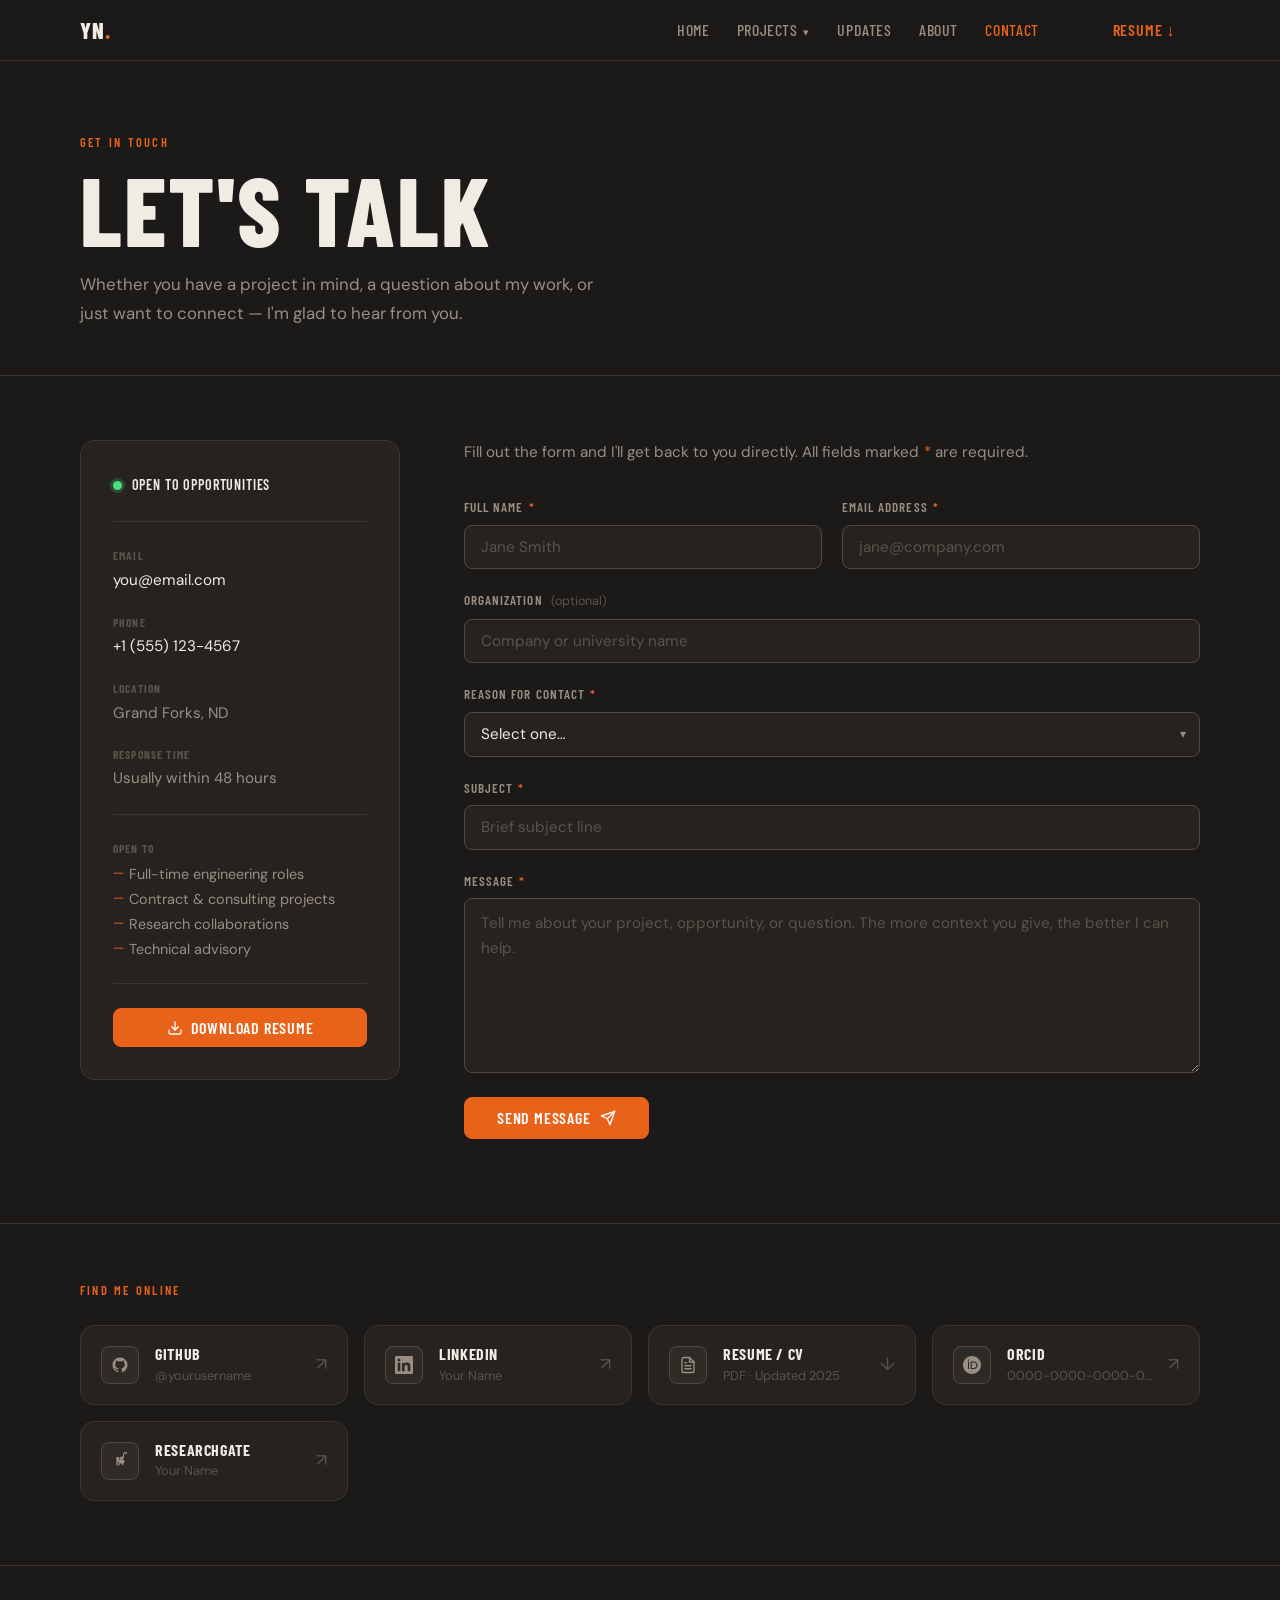
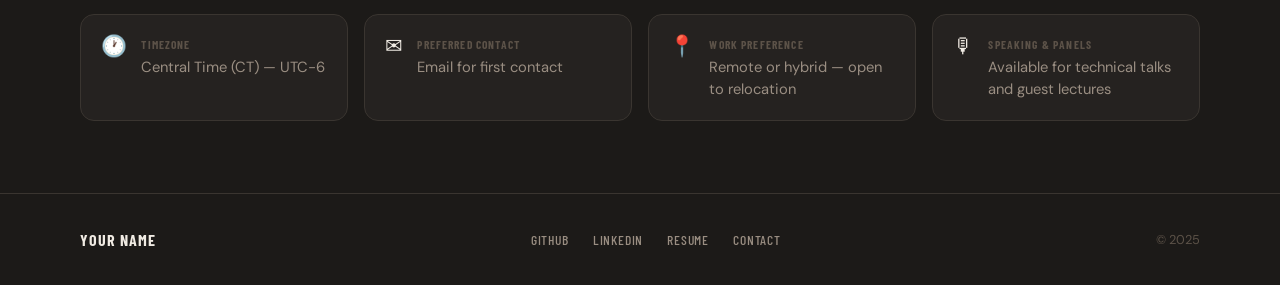
<file: contact.html>
<!DOCTYPE html>
<html lang="en">
<head>
  <meta charset="UTF-8">
  <meta name="viewport" content="width=device-width, initial-scale=1.0">
  <title>Contact — Your Name</title>
  <link rel="preconnect" href="https://fonts.googleapis.com">
  <link rel="preconnect" href="https://fonts.gstatic.com" crossorigin>
  <link href="https://fonts.googleapis.com/css2?family=Barlow+Condensed:wght@300;400;500;600;700;800&family=DM+Sans:wght@300;400;500&display=swap" rel="stylesheet">
  <link rel="stylesheet" href="style.css">
  <link rel="stylesheet" href="contact.css">
</head>
<body>

  <!-- ═══════════════════════════════════════
       NAVBAR (identical across all pages)
  ════════════════════════════════════════ -->
  <nav class="navbar" id="navbar">
    <div class="nav-inner">
      <a href="index.html" class="nav-logo">YN<span class="logo-dot">.</span></a>
      <ul class="nav-links" id="nav-links">
        <li><a href="index.html"    class="nav-link">Home</a></li>
        <li class="dropdown">
          <a href="projects.html" class="nav-link dropdown-toggle" aria-haspopup="true" aria-expanded="false">
            Projects <span class="chevron" aria-hidden="true">▾</span>
          </a>
          <ul class="dropdown-menu" role="menu">
            <li role="none"><a href="projects.html"                 role="menuitem" class="drop-link">All Projects</a></li>
            <li role="none" class="drop-divider" aria-hidden="true"></li>
            <li role="none"><a href="projects.html?cat=mechanical"  role="menuitem" class="drop-link">Mechanical</a></li>
            <li role="none"><a href="projects.html?cat=electrical"  role="menuitem" class="drop-link">Electrical</a></li>
            <li role="none"><a href="projects.html?cat=software"    role="menuitem" class="drop-link">Software</a></li>
            <li role="none"><a href="projects.html?cat=systems"     role="menuitem" class="drop-link">Systems</a></li>
          </ul>
        </li>
        <li><a href="updates.html"  class="nav-link">Updates</a></li>
        <li><a href="about.html"    class="nav-link">About</a></li>
        <li><a href="contact.html"  class="nav-link active">Contact</a></li>
      </ul>
      <div class="nav-right">
        <a href="resume.pdf" class="btn btn-outline-sm" download>Resume ↓</a>
        <button class="nav-toggle" aria-label="Toggle menu" onclick="toggleMenu()">
          <span></span><span></span><span></span>
        </button>
      </div>
    </div>
    <div class="nav-mobile" id="nav-mobile">
      <a href="index.html"    class="nav-link">Home</a>
      <div class="mobile-dropdown">
        <button class="nav-link mobile-cat-toggle" onclick="toggleMobileCat()">Projects ▾</button>
        <div class="mobile-cat-menu" id="mobile-cat-menu">
          <a href="projects.html"                class="drop-link">All Projects</a>
          <a href="projects.html?cat=mechanical" class="drop-link">Mechanical</a>
          <a href="projects.html?cat=electrical" class="drop-link">Electrical</a>
          <a href="projects.html?cat=software"   class="drop-link">Software</a>
          <a href="projects.html?cat=systems"    class="drop-link">Systems</a>
        </div>
      </div>
      <a href="updates.html"  class="nav-link">Updates</a>
      <a href="about.html"    class="nav-link">About</a>
      <a href="contact.html"  class="nav-link active">Contact</a>
      <a href="resume.pdf" class="btn btn-outline-sm" download style="width:fit-content">Resume ↓</a>
    </div>
  </nav>

  <main class="contact-main">

    <!-- ═══════════════════════════════════════
         PAGE HEADER
    ════════════════════════════════════════ -->
    <div class="contact-header">
      <div class="container">
        <p class="section-eyebrow">Get in Touch</p>
        <h1 class="contact-title">Let's Talk</h1>
        <p class="contact-subtitle">
          Whether you have a project in mind, a question about my work,
          or just want to connect — I'm glad to hear from you.
        </p>
      </div>
    </div>

    <!-- ═══════════════════════════════════════
         MAIN SPLIT — info panel + form
    ════════════════════════════════════════ -->
    <section class="contact-split">
      <div class="container">
        <div class="contact-grid">

          <!-- ── LEFT: Direct contact info ── -->
          <aside class="contact-info">

            <!-- Availability status -->
            <!-- EDIT: Change status-dot class to status-busy or status-closed,
                 and update the text, to reflect your current availability. -->
            <div class="availability">
              <span class="status-dot status-open" aria-label="Currently available"></span>
              <span class="availability-text">Open to opportunities</span>
            </div>

            <div class="info-divider"></div>

            <!-- Direct contact methods -->
            <div class="info-block">
              <span class="info-label">Email</span>
              <!-- EDIT: Replace with your actual email address (both href and visible text) -->
              <a href="mailto:you@email.com" class="info-value info-link">
                you@email.com
              </a>
            </div>

            <div class="info-block">
              <span class="info-label">Phone</span>
              <!-- EDIT: Replace with your phone number, or delete this block if preferred -->
              <a href="tel:+15551234567" class="info-value info-link">
                +1 (555) 123-4567
              </a>
            </div>

            <div class="info-block">
              <span class="info-label">Location</span>
              <!-- EDIT: Your city and state/country -->
              <span class="info-value">Grand Forks, ND</span>
            </div>

            <div class="info-block">
              <span class="info-label">Response time</span>
              <!-- EDIT: Be honest — set expectations you can meet -->
              <span class="info-value">Usually within 48 hours</span>
            </div>

            <div class="info-divider"></div>

            <!-- What you're looking for / open to -->
            <div class="info-block">
              <span class="info-label">Open to</span>
              <ul class="open-to-list">
                <!-- EDIT: Remove or add items to match what you're actually interested in -->
                <li>Full-time engineering roles</li>
                <li>Contract &amp; consulting projects</li>
                <li>Research collaborations</li>
                <li>Technical advisory</li>
              </ul>
            </div>

            <div class="info-divider"></div>

            <!-- Resume download — repeated here for convenience -->
            <a href="resume.pdf" class="btn btn-primary" download style="width:100%;justify-content:center">
              <!-- Download icon -->
              <svg width="16" height="16" viewBox="0 0 24 24" fill="none" stroke="currentColor"
                   stroke-width="2" stroke-linecap="round" stroke-linejoin="round" aria-hidden="true">
                <path d="M21 15v4a2 2 0 0 1-2 2H5a2 2 0 0 1-2-2v-4"/>
                <polyline points="7 10 12 15 17 10"/>
                <line x1="12" y1="15" x2="12" y2="3"/>
              </svg>
              Download Resume
            </a>

          </aside>

          <!-- ── RIGHT: Contact form ── -->
          <div class="contact-form-wrap">
            <p class="form-intro">
              Fill out the form and I'll get back to you directly.
              All fields marked <span class="req-mark" aria-hidden="true">*</span>
              <span class="sr-only">with an asterisk</span> are required.
            </p>

            <!--
              NETLIFY FORM SETUP:
              If you're hosting on Netlify, add  data-netlify="true"  to the <form> tag below.
              Netlify will intercept submissions automatically — no backend needed.
              You'll get email notifications in your Netlify dashboard.

              GITHUB PAGES (no backend):
              GitHub Pages can't process form submissions directly.
              Two free options:
              1. Formspree — replace action="#" with your Formspree endpoint:
                 Sign up at formspree.io, create a form, paste the action URL.
                 action="https://formspree.io/f/YOUR_FORM_ID"  method="POST"
              2. EmailJS — keep action="#" and use the JS at the bottom of this file.
                 See the comment block in the <script> section.
            -->
            <form
              class="contact-form"
              id="contact-form"
              action="#"
              method="POST"
              novalidate
            >

              <!-- Name + Email row -->
              <div class="form-row">
                <div class="form-group">
                  <label class="form-label" for="name">
                    Full Name <span class="req-mark" aria-hidden="true">*</span>
                  </label>
                  <input
                    type="text"
                    id="name"
                    name="name"
                    class="form-input"
                    placeholder="Jane Smith"
                    autocomplete="name"
                    required
                  >
                  <span class="form-error" id="name-error" role="alert" aria-live="polite"></span>
                </div>

                <div class="form-group">
                  <label class="form-label" for="email">
                    Email Address <span class="req-mark" aria-hidden="true">*</span>
                  </label>
                  <input
                    type="email"
                    id="email"
                    name="email"
                    class="form-input"
                    placeholder="jane@company.com"
                    autocomplete="email"
                    required
                  >
                  <span class="form-error" id="email-error" role="alert" aria-live="polite"></span>
                </div>
              </div>

              <!-- Organization (optional) -->
              <div class="form-group">
                <label class="form-label" for="org">
                  Organization
                  <span class="label-optional">(optional)</span>
                </label>
                <input
                  type="text"
                  id="org"
                  name="organization"
                  class="form-input"
                  placeholder="Company or university name"
                  autocomplete="organization"
                >
              </div>

              <!-- Reason for contact -->
              <div class="form-group">
                <label class="form-label" for="reason">
                  Reason for contact <span class="req-mark" aria-hidden="true">*</span>
                </label>
                <div class="select-wrap">
                  <select id="reason" name="reason" class="form-input form-select" required>
                    <option value="" disabled selected>Select one…</option>
                    <!-- EDIT: Adjust these options to match what you're open to -->
                    <option value="job-opportunity">Job opportunity</option>
                    <option value="contract-project">Contract / freelance project</option>
                    <option value="collaboration">Research or technical collaboration</option>
                    <option value="project-question">Question about a project</option>
                    <option value="media-press">Media or press inquiry</option>
                    <option value="other">Other</option>
                  </select>
                  <!-- Custom chevron so it matches the theme -->
                  <span class="select-arrow" aria-hidden="true">▾</span>
                </div>
                <span class="form-error" id="reason-error" role="alert" aria-live="polite"></span>
              </div>

              <!-- Subject -->
              <div class="form-group">
                <label class="form-label" for="subject">
                  Subject <span class="req-mark" aria-hidden="true">*</span>
                </label>
                <input
                  type="text"
                  id="subject"
                  name="subject"
                  class="form-input"
                  placeholder="Brief subject line"
                  required
                >
                <span class="form-error" id="subject-error" role="alert" aria-live="polite"></span>
              </div>

              <!-- Message -->
              <div class="form-group">
                <label class="form-label" for="message">
                  Message <span class="req-mark" aria-hidden="true">*</span>
                </label>
                <textarea
                  id="message"
                  name="message"
                  class="form-input form-textarea"
                  placeholder="Tell me about your project, opportunity, or question. The more context you give, the better I can help."
                  rows="6"
                  required
                ></textarea>
                <span class="form-error" id="message-error" role="alert" aria-live="polite"></span>
              </div>

              <!-- Honeypot spam trap — hidden from real users, caught by bots -->
              <div class="form-honeypot" aria-hidden="true">
                <label for="website">Leave this blank</label>
                <input type="text" id="website" name="website" tabindex="-1" autocomplete="off">
              </div>

              <!-- Submit -->
              <button type="submit" class="btn btn-primary btn-submit" id="submit-btn">
                Send Message
                <svg width="16" height="16" viewBox="0 0 24 24" fill="none" stroke="currentColor"
                     stroke-width="2" stroke-linecap="round" stroke-linejoin="round" aria-hidden="true">
                  <line x1="22" y1="2" x2="11" y2="13"/><polygon points="22 2 15 22 11 13 2 9 22 2"/>
                </svg>
              </button>

              <!-- Success / error messages (shown by JS) -->
              <div class="form-feedback" id="form-feedback" role="alert" aria-live="polite"></div>

            </form>
          </div>

        </div><!-- /contact-grid -->
      </div>
    </section>

    <!-- ═══════════════════════════════════════
         SOCIAL LINKS
    ════════════════════════════════════════ -->
    <section class="socials-section">
      <div class="container">
        <p class="section-eyebrow" style="margin-bottom:1.5rem">Find Me Online</p>
        <div class="socials-grid">

          <!-- ── GITHUB ── -->
          <!-- EDIT: Replace # with your GitHub profile URL -->
          <a href="#" class="social-card" target="_blank" rel="noopener" aria-label="GitHub profile">
            <div class="social-icon-wrap">
              <!-- GitHub SVG -->
              <svg viewBox="0 0 24 24" fill="currentColor" aria-hidden="true">
                <path d="M12 2C6.477 2 2 6.484 2 12.017c0 4.425 2.865 8.18 6.839 9.504.5.092.682-.217.682-.483 0-.237-.008-.868-.013-1.703-2.782.605-3.369-1.343-3.369-1.343-.454-1.158-1.11-1.466-1.11-1.466-.908-.62.069-.608.069-.608 1.003.07 1.531 1.032 1.531 1.032.892 1.53 2.341 1.088 2.91.832.092-.647.35-1.088.636-1.338-2.22-.253-4.555-1.113-4.555-4.951 0-1.093.39-1.988 1.029-2.688-.103-.253-.446-1.272.098-2.65 0 0 .84-.27 2.75 1.026A9.564 9.564 0 0 1 12 6.844a9.59 9.59 0 0 1 2.504.337c1.909-1.296 2.747-1.027 2.747-1.027.546 1.379.202 2.398.1 2.651.64.7 1.028 1.595 1.028 2.688 0 3.848-2.339 4.695-4.566 4.943.359.309.678.92.678 1.855 0 1.338-.012 2.419-.012 2.747 0 .268.18.58.688.482A10.02 10.02 0 0 0 22 12.017C22 6.484 17.522 2 12 2z"/>
              </svg>
            </div>
            <div class="social-text">
              <span class="social-name">GitHub</span>
              <!-- EDIT: Your GitHub username -->
              <span class="social-handle">@yourusername</span>
            </div>
            <span class="social-arrow" aria-hidden="true">↗</span>
          </a>

          <!-- ── LINKEDIN ── -->
          <!-- EDIT: Replace # with your LinkedIn profile URL -->
          <a href="#" class="social-card" target="_blank" rel="noopener" aria-label="LinkedIn profile">
            <div class="social-icon-wrap">
              <!-- LinkedIn SVG -->
              <svg viewBox="0 0 24 24" fill="currentColor" aria-hidden="true">
                <path d="M20.447 20.452h-3.554v-5.569c0-1.328-.027-3.037-1.852-3.037-1.853 0-2.136 1.445-2.136 2.939v5.667H9.351V9h3.414v1.561h.046c.477-.9 1.637-1.85 3.37-1.85 3.601 0 4.267 2.37 4.267 5.455v6.286zM5.337 7.433a2.062 2.062 0 0 1-2.063-2.065 2.064 2.064 0 1 1 2.063 2.065zm1.782 13.019H3.555V9h3.564v11.452zM22.225 0H1.771C.792 0 0 .774 0 1.729v20.542C0 23.227.792 24 1.771 24h20.451C23.2 24 24 23.227 24 22.271V1.729C24 .774 23.2 0 22.222 0h.003z"/>
              </svg>
            </div>
            <div class="social-text">
              <span class="social-name">LinkedIn</span>
              <!-- EDIT: Your LinkedIn display name or handle -->
              <span class="social-handle">Your Name</span>
            </div>
            <span class="social-arrow" aria-hidden="true">↗</span>
          </a>

          <!-- ── RESUME / CV ── -->
          <a href="resume.pdf" class="social-card" download aria-label="Download resume PDF">
            <div class="social-icon-wrap">
              <!-- Document SVG -->
              <svg viewBox="0 0 24 24" fill="none" stroke="currentColor"
                   stroke-width="1.8" stroke-linecap="round" stroke-linejoin="round" aria-hidden="true">
                <path d="M14 2H6a2 2 0 0 0-2 2v16a2 2 0 0 0 2 2h12a2 2 0 0 0 2-2V8z"/>
                <polyline points="14 2 14 8 20 8"/>
                <line x1="16" y1="13" x2="8" y2="13"/>
                <line x1="16" y1="17" x2="8" y2="17"/>
                <polyline points="10 9 9 9 8 9"/>
              </svg>
            </div>
            <div class="social-text">
              <span class="social-name">Resume / CV</span>
              <!-- EDIT: Update year or file description -->
              <span class="social-handle">PDF · Updated 2025</span>
            </div>
            <span class="social-arrow" aria-hidden="true">↓</span>
          </a>

          <!-- ── ORCID (research ID — remove if not applicable) ── -->
          <!-- EDIT: Replace # with your ORCID URL, or delete this whole block -->
          <a href="#" class="social-card" target="_blank" rel="noopener" aria-label="ORCID research profile">
            <div class="social-icon-wrap">
              <!-- ORCID-style icon -->
              <svg viewBox="0 0 24 24" fill="currentColor" aria-hidden="true">
                <path d="M12 0C5.372 0 0 5.372 0 12s5.372 12 12 12 12-5.372 12-12S18.628 0 12 0zM7.369 4.378c.525 0 .947.431.947.947s-.422.947-.947.947a.95.95 0 0 1-.947-.947c0-.525.422-.947.947-.947zm-.722 3.038h1.444v10.041H6.647V7.416zm3.562 0h3.9c3.712 0 5.344 2.653 5.344 5.025 0 2.578-2.016 5.016-5.325 5.016h-3.919V7.416zm1.444 1.303v7.434h2.297c3.272 0 3.872-2.484 3.872-3.722 0-2.016-1.284-3.712-3.862-3.712h-2.307z"/>
              </svg>
            </div>
            <div class="social-text">
              <span class="social-name">ORCID</span>
              <!-- EDIT: Your ORCID ID -->
              <span class="social-handle">0000-0000-0000-0000</span>
            </div>
            <span class="social-arrow" aria-hidden="true">↗</span>
          </a>

          <!-- ── RESEARCHGATE (remove if not applicable) ── -->
          <!-- EDIT: Replace # with your ResearchGate URL, or delete this block -->
          <a href="#" class="social-card" target="_blank" rel="noopener" aria-label="ResearchGate profile">
            <div class="social-icon-wrap">
              <svg viewBox="0 0 24 24" fill="currentColor" aria-hidden="true">
                <path d="M19.586 0c-.818 0-1.508.19-2.073.565-.563.377-.97.936-1.213 1.68a12.195 12.195 0 0 0-.34 2.257 29.05 29.05 0 0 0-.02 1.509h-.143c-.498-.013-.98.04-1.438.154a4.658 4.658 0 0 0-1.238.48 4.33 4.33 0 0 0-.96.773c-.273.305-.504.64-.69 1.003a5.01 5.01 0 0 0-.415 1.235 6.99 6.99 0 0 0-.13 1.384c0 .654.082 1.258.247 1.812.163.555.41 1.044.742 1.468.33.424.736.758 1.213 1.003.476.245 1.03.368 1.661.368a3.65 3.65 0 0 0 1.24-.204 3.31 3.31 0 0 0 1.028-.59c.298-.258.538-.568.718-.928.18-.36.27-.764.27-1.212 0-.464-.09-.864-.27-1.2a2.562 2.562 0 0 0-.718-.854 3.02 3.02 0 0 0-1.028-.503 4.18 4.18 0 0 0-1.24-.174 4.4 4.4 0 0 0-.698.056 4.1 4.1 0 0 0-.663.175v-.11c0-.303.04-.578.118-.823a1.97 1.97 0 0 1 .367-.664 1.7 1.7 0 0 1 .6-.44 1.925 1.925 0 0 1 .815-.163c.32 0 .606.056.858.168.253.112.48.265.68.457l.83-.95a3.3 3.3 0 0 0-1.04-.663 3.51 3.51 0 0 0-1.328-.245c-.59 0-1.115.122-1.578.367a3.56 3.56 0 0 0-1.15.99 4.47 4.47 0 0 0-.71 1.456 6.3 6.3 0 0 0-.244 1.77v.163c-.192.056-.376.12-.55.19a4.18 4.18 0 0 0-.49.244v-5.36H7.18v11.21h1.638v-4.55c.163-.1.34-.19.53-.267.193-.076.397-.132.614-.166v4.983H11.6V8.956c.156-.04.32-.07.49-.085.17-.017.345-.024.526-.024.29 0 .553.04.79.12.235.08.44.2.614.36.175.16.31.354.408.58.097.228.146.49.146.783v7.124h1.637V10.61c0-.428-.056-.826-.168-1.195a2.965 2.965 0 0 0-.49-.964 2.366 2.366 0 0 0-.794-.648c-.316-.158-.68-.237-1.094-.237-.33 0-.636.05-.918.148a3.42 3.42 0 0 0-.782.418V7.938h5.26c0-.506.004-1.02.012-1.539.01-.518.038-1.016.086-1.494.047-.477.123-.903.226-1.277.103-.374.247-.682.43-.924.184-.242.41-.427.68-.555.27-.128.598-.193.985-.193.32 0 .606.048.858.145.25.096.476.237.676.42l.904-1.094A3.598 3.598 0 0 0 20.677.19 3.88 3.88 0 0 0 19.586 0z"/>
              </svg>
            </div>
            <div class="social-text">
              <span class="social-name">ResearchGate</span>
              <span class="social-handle">Your Name</span>
            </div>
            <span class="social-arrow" aria-hidden="true">↗</span>
          </a>

          <!-- ── ADDITIONAL SOCIAL — e.g. X/Twitter, YouTube, personal site ──
               Copy any social-card block above and swap in your details.
               To add a new icon, paste an SVG viewBox inside .social-icon-wrap. -->

        </div><!-- /socials-grid -->
      </div>
    </section>

    <!-- ═══════════════════════════════════════
         ADDITIONAL INFO STRIP
         Use this section for anything else worth
         surfacing: timezone, preferred contact method,
         speaking / panel availability, press kit link, etc.
    ════════════════════════════════════════ -->
    <section class="addl-section">
      <div class="container">
        <div class="addl-grid">

          <!-- EDIT: Keep, edit, or delete any card below -->
          <div class="addl-card">
            <span class="addl-icon" aria-hidden="true">🕐</span>
            <div class="addl-body">
              <span class="addl-label">Timezone</span>
              <!-- EDIT: Your timezone -->
              <span class="addl-value">Central Time (CT) — UTC−6</span>
            </div>
          </div>

          <div class="addl-card">
            <span class="addl-icon" aria-hidden="true">✉</span>
            <div class="addl-body">
              <span class="addl-label">Preferred contact</span>
              <span class="addl-value">Email for first contact</span>
            </div>
          </div>

          <div class="addl-card">
            <span class="addl-icon" aria-hidden="true">📍</span>
            <div class="addl-body">
              <span class="addl-label">Work preference</span>
              <!-- EDIT: Remote / Hybrid / On-site / Relocation open -->
              <span class="addl-value">Remote or hybrid — open to relocation</span>
            </div>
          </div>

          <div class="addl-card">
            <span class="addl-icon" aria-hidden="true">🎙</span>
            <div class="addl-body">
              <span class="addl-label">Speaking &amp; panels</span>
              <!-- EDIT: Remove if not applicable -->
              <span class="addl-value">Available for technical talks and guest lectures</span>
            </div>
          </div>

        </div><!-- /addl-grid -->
      </div>
    </section>

  </main>

  <!-- ═══════════════════════════════════════
       FOOTER
  ════════════════════════════════════════ -->
  <footer class="footer">
    <div class="container">
      <div class="footer-inner">
        <span class="footer-name">Your Name</span>
        <div class="footer-links">
          <a href="#"            class="footer-link" target="_blank" rel="noopener">GitHub</a>
          <a href="#"            class="footer-link" target="_blank" rel="noopener">LinkedIn</a>
          <a href="resume.pdf"   class="footer-link" download>Resume</a>
          <a href="contact.html" class="footer-link active">Contact</a>
        </div>
        <span class="footer-copy">&copy; 2025</span>
      </div>
    </div>
  </footer>

  <script src="main.js"></script>
  <script>
  /* ═══════════════════════════════════════════════════════════════
     CONTACT FORM — client-side validation + submission handling

     OPTION A — Formspree (recommended for GitHub Pages, free tier):
       1. Go to formspree.io and create a free account
       2. Create a new form — copy the endpoint URL (looks like
          https://formspree.io/f/xabc1234)
       3. In the <form> tag above, change:
              action="#"  →  action="https://formspree.io/f/xabc1234"
              method="POST" stays the same
       4. In handleSubmit() below, uncomment the fetch() block
          and comment out the mock success line.

     OPTION B — Netlify Forms (if hosted on Netlify, free):
       1. Add  data-netlify="true"  to the <form> tag
       2. That's it — Netlify intercepts the POST automatically.
       3. You can still use the validation below; just let the
          native form submit happen (remove e.preventDefault()).

     OPTION C — EmailJS (no backend, works anywhere, free tier):
       1. Sign up at emailjs.com
       2. Create a service, template, and get your public key
       3. Add their CDN script tag before </body>
       4. Replace the fetch() block with emailjs.send(...)
  ═══════════════════════════════════════════════════════════════ */

  (function () {
    const form     = document.getElementById('contact-form');
    const feedback = document.getElementById('form-feedback');
    const submitBtn = document.getElementById('submit-btn');

    if (!form) return;

    /* ── Validation rules ── */
    const rules = {
      name:    { required: true, minLength: 2,  errorId: 'name-error',    label: 'Name' },
      email:   { required: true, pattern: /^[^\s@]+@[^\s@]+\.[^\s@]+$/, errorId: 'email-error',   label: 'Email' },
      reason:  { required: true, errorId: 'reason-error',  label: 'Reason' },
      subject: { required: true, minLength: 4,  errorId: 'subject-error', label: 'Subject' },
      message: { required: true, minLength: 20, errorId: 'message-error', label: 'Message' },
    };

    function validateField(name, value) {
      const rule = rules[name];
      if (!rule) return null;
      if (rule.required && !value.trim()) return `${rule.label} is required.`;
      if (rule.minLength && value.trim().length < rule.minLength)
        return `${rule.label} must be at least ${rule.minLength} characters.`;
      if (rule.pattern && !rule.pattern.test(value.trim()))
        return 'Please enter a valid email address.';
      return null;
    }

    function showFieldError(errorId, message) {
      const el = document.getElementById(errorId);
      if (!el) return;
      el.textContent = message || '';
      el.style.display = message ? 'block' : 'none';
      const input = el.previousElementSibling?.tagName === 'DIV'
        ? el.previousElementSibling.querySelector('select')
        : el.previousElementSibling;
      if (input) input.classList.toggle('input-error', !!message);
    }

    /* Live validation on blur */
    Object.keys(rules).forEach(name => {
      const el = form.elements[name];
      if (!el) return;
      el.addEventListener('blur', () => {
        const err = validateField(name, el.value);
        showFieldError(rules[name].errorId, err);
      });
      el.addEventListener('input', () => {
        if (el.classList.contains('input-error')) {
          const err = validateField(name, el.value);
          showFieldError(rules[name].errorId, err);
        }
      });
    });

    /* Submit handler */
    form.addEventListener('submit', async function handleSubmit(e) {
      e.preventDefault();

      /* Honeypot check */
      if (form.elements['website'] && form.elements['website'].value) return;

      /* Run all validations */
      let valid = true;
      Object.keys(rules).forEach(name => {
        const el = form.elements[name];
        if (!el) return;
        const err = validateField(name, el.value);
        showFieldError(rules[name].errorId, err);
        if (err) valid = false;
      });
      if (!valid) {
        feedback.textContent = '';
        feedback.className = 'form-feedback';
        const firstError = form.querySelector('.input-error');
        if (firstError) firstError.focus();
        return;
      }

      /* Loading state */
      submitBtn.disabled = true;
      submitBtn.textContent = 'Sending…';
      feedback.textContent = '';
      feedback.className = 'form-feedback';

      /* ── OPTION A: Formspree fetch ──
         Uncomment this block and set your action URL in the <form> tag.
         Delete the mock block below when using this.

      try {
        const res = await fetch(form.action, {
          method: 'POST',
          body: new FormData(form),
          headers: { 'Accept': 'application/json' }
        });
        if (res.ok) {
          showSuccess();
        } else {
          showError('Submission failed. Please email me directly.');
        }
      } catch {
        showError('Network error. Please email me directly.');
      } finally {
        submitBtn.disabled = false;
        submitBtn.innerHTML = 'Send Message <svg ...>';
      }
      */

      /* ── MOCK success (remove when connected to a real backend) ── */
      setTimeout(() => {
        showSuccess();
        submitBtn.disabled = false;
        submitBtn.textContent = 'Send Message';
      }, 900);
    });

    function showSuccess() {
      feedback.textContent = '✓ Message sent — I\'ll be in touch within 48 hours.';
      feedback.className = 'form-feedback feedback-success';
      form.reset();
      Object.keys(rules).forEach(name => showFieldError(rules[name].errorId, null));
    }

    function showError(msg) {
      feedback.textContent = msg;
      feedback.className = 'form-feedback feedback-error';
    }
  })();
  </script>

</body>
</html>
</file>
<file: style.css>
/* ═══════════════════════════════════════════════
   DESIGN TOKENS — Orange & Charcoal
════════════════════════════════════════════════ */
:root {
  /* Backgrounds */
  --bg:          #1C1A18;   /* charcoal base */
  --bg-card:     #252220;   /* card surface */
  --bg-card-2:   #2E2A26;   /* card hover / inset */
  --bg-nav:      rgba(28,26,24,.9);

  /* Borders */
  --border:      #3A3530;
  --border-lit:  #524840;

  /* Accent — ember orange */
  --accent:      #E8621A;
  --accent-dark: #C04E12;
  --accent-dim:  rgba(232,98,26,.12);
  --accent-glow: rgba(232,98,26,.22);

  /* Text */
  --text:        #F0EBE3;   /* warm off-white */
  --text-muted:  #9A8E82;   /* warm gray */
  --text-dim:    #5C5248;   /* dark warm gray */

  /* Typography */
  --font-disp:   'Barlow Condensed', sans-serif;
  --font-body:   'DM Sans', sans-serif;

  /* Layout */
  --nav-h:       60px;
  --radius:      8px;
  --radius-lg:   14px;
  --trans:       .2s ease;
}

/* ═══════════════════════════════════════════════
   RESET
════════════════════════════════════════════════ */
*, *::before, *::after { box-sizing: border-box; margin: 0; padding: 0; }
html { scroll-behavior: smooth; }
body {
  background: var(--bg);
  color: var(--text);
  font-family: var(--font-body);
  font-size: 16px;
  line-height: 1.7;
  -webkit-font-smoothing: antialiased;
}

/* ── Dot grid background ── */
.dot-grid {
  position: fixed;
  inset: 0;
  z-index: 0;
  pointer-events: none;

  /*
    The grid is a CSS radial-gradient repeated as a pattern.
    Each cell is GRID_SIZE × GRID_SIZE px.
    The dot is a circle at the centre of each cell.

    TUNING:
      --dg-size     px — cell size (gap between dots). Larger = more spread out.
      --dg-dot      px — dot radius. Keep well below half of --dg-size.
      --dg-opacity      — 0.0 → 1.0. Start very low (0.06–0.12).
      --dg-color        — dot colour. Keep as the accent with low opacity.
  */
  --dg-size:    35px;
  --dg-dot:     1.5px;
  --dg-opacity: 0.12;
  --dg-color:   rgba(232, 98, 26, var(--dg-opacity));

  background-image: radial-gradient(
    circle,
    var(--dg-color) var(--dg-dot),
    transparent    var(--dg-dot)
  );
  background-size: var(--dg-size) var(--dg-size);
  background-position: center center;
}

/* Fade the grid out toward the bottom of the page
   so it doesn't compete with content-heavy sections */
.dot-grid::after {
  content: '';
  position: fixed;
  inset: 0;
  pointer-events: none;
  background: linear-gradient(
    to bottom,
    transparent 0%,
    transparent 45%,
    var(--bg)   100%
  );
}

img { display: block; width: 100%; height: 100%; object-fit: cover; }
a { color: inherit; text-decoration: none; }
ul { list-style: none; }

.container {
  width: min(1120px, 100% - 3rem);
  margin-inline: auto;
}

/* ═══════════════════════════════════════════════
   NAVBAR
════════════════════════════════════════════════ */
.navbar {
  position: fixed;
  top: 0; left: 0; right: 0;
  z-index: 200;
  background: var(--bg-nav);
  backdrop-filter: blur(16px);
  -webkit-backdrop-filter: blur(16px);
  border-bottom: 1px solid var(--border);
  transition: border-color var(--trans), background var(--trans);
}
.navbar.scrolled {
  background: rgba(28,26,24,.97);
  border-color: var(--border-lit);
}
.nav-inner {
  display: flex;
  align-items: center;
  height: var(--nav-h);
  width: min(1120px, 100% - 3rem);
  margin-inline: auto;
  gap: 1.5rem;
}
.nav-logo {
  font-family: var(--font-disp);
  font-weight: 800;
  font-size: 1.4rem;
  letter-spacing: .04em;
  text-transform: uppercase;
  flex-shrink: 0;
}
.logo-dot { color: var(--accent); }

/* nav links list */
.nav-links {
  display: flex;
  align-items: center;
  gap: .1rem;
  margin-left: auto;
}
.nav-link {
  font-family: var(--font-disp);
  font-size: 1rem;
  font-weight: 500;
  letter-spacing: .04em;
  text-transform: uppercase;
  color: var(--text-muted);
  padding: .35rem .8rem;
  border-radius: 5px;
  transition: color var(--trans), background var(--trans);
  background: none;
  border: none;
  cursor: pointer;
}
.nav-link:hover, .nav-link:focus-visible { color: var(--text); background: rgba(255,255,255,.05); }
.nav-link.active { color: var(--accent); }
.chevron { font-size: .7rem; margin-left: 2px; display: inline-block; transition: transform var(--trans); }

/* ── Dropdown ── */
.dropdown { position: relative; }
.dropdown-menu {
  position: absolute;
  top: calc(100% + 8px);
  left: 50%;
  transform: translateX(-50%);
  min-width: 180px;
  background: var(--bg-card);
  border: 1px solid var(--border-lit);
  border-radius: var(--radius-lg);
  padding: .5rem;
  opacity: 0;
  visibility: hidden;
  pointer-events: none;
  transform: translateX(-50%) translateY(-6px);
  transition: opacity var(--trans), transform var(--trans), visibility var(--trans);
  box-shadow: 0 12px 32px rgba(0,0,0,.5);
}
/* Show on hover OR keyboard focus-within */
.dropdown:hover .dropdown-menu,
.dropdown:focus-within .dropdown-menu {
  opacity: 1;
  visibility: visible;
  pointer-events: auto;
  transform: translateX(-50%) translateY(0);
}
.dropdown:hover .chevron,
.dropdown:focus-within .chevron { transform: rotate(180deg); }

.drop-link {
  display: block;
  font-family: var(--font-disp);
  font-size: .95rem;
  font-weight: 500;
  letter-spacing: .04em;
  text-transform: uppercase;
  color: var(--text-muted);
  padding: .5rem .85rem;
  border-radius: 6px;
  transition: color var(--trans), background var(--trans);
}
.drop-link:hover { color: var(--accent); background: var(--accent-dim); }
.drop-divider {
  height: 1px;
  background: var(--border);
  margin: .35rem .5rem;
}

/* nav right — resume button + hamburger */
.nav-right { display: flex; align-items: center; gap: .75rem; margin-left: .75rem; }
.btn-outline-sm {
  font-family: var(--font-disp);
  font-size: .85rem;
  font-weight: 600;
  letter-spacing: .06em;
  text-transform: uppercase;
  padding: .35rem .9rem;
  border: 1.5px solid var(--accent);
  border-radius: 5px;
  color: var(--accent);
  background: transparent;
  transition: all var(--trans);
  white-space: nowrap;
  cursor: pointer;
}
.btn-outline-sm:hover { background: var(--accent); color: var(--bg); }

/* hamburger */
.nav-toggle {
  display: none;
  flex-direction: column;
  gap: 5px;
  background: none;
  border: none;
  cursor: pointer;
  padding: 5px;
}
.nav-toggle span {
  display: block;
  width: 22px; height: 2px;
  background: var(--text);
  border-radius: 2px;
  transition: var(--trans);
}

/* Mobile menu */
.nav-mobile {
  display: none;
  flex-direction: column;
  gap: .25rem;
  padding: .75rem 1.25rem 1.25rem;
  border-top: 1px solid var(--border);
}
.nav-mobile.open { display: flex; }
.nav-mobile .nav-link { font-size: 1.05rem; padding: .55rem .75rem; text-align: left; width: 100%; }

.mobile-dropdown { display: flex; flex-direction: column; }
.mobile-cat-toggle { font-size: 1.05rem; padding: .55rem .75rem; text-align: left; }
.mobile-cat-menu {
  display: none;
  flex-direction: column;
  padding: .25rem 0 .25rem 1.25rem;
  border-left: 2px solid var(--border-lit);
  margin: .25rem 0 .25rem .75rem;
  gap: .15rem;
}
.mobile-cat-menu.open { display: flex; }
.mobile-cat-menu .drop-link { font-size: .95rem; padding: .4rem .6rem; }

/* ═══════════════════════════════════════════════
   BUTTONS
════════════════════════════════════════════════ */
.btn {
  display: inline-flex;
  align-items: center;
  gap: .5rem;
  font-family: var(--font-disp);
  font-size: 1rem;
  font-weight: 600;
  letter-spacing: .05em;
  text-transform: uppercase;
  padding: .65rem 1.5rem;
  border-radius: var(--radius);
  border: 1.5px solid transparent;
  cursor: pointer;
  transition: all var(--trans);
  white-space: nowrap;
  line-height: 1;
}
.btn-primary {
  background: var(--accent);
  color: #fff;
  border-color: var(--accent);
}
.btn-primary:hover { background: var(--accent-dark); border-color: var(--accent-dark); transform: translateY(-1px); }
.btn-ghost {
  background: transparent;
  color: var(--text-muted);
  border-color: var(--border-lit);
}
.btn-ghost:hover { color: var(--accent); border-color: var(--accent); transform: translateY(-1px); }
.btn-sm { font-size: .85rem; padding: .48rem 1.1rem; }

/* ═══════════════════════════════════════════════
   HERO — split layout
════════════════════════════════════════════════ */
.hero {
  min-height: 100svh;
  padding-top: var(--nav-h);
  display: flex;
  align-items: center;
  border-bottom: 1px solid var(--border);
  overflow: hidden;
}
.hero-inner {
  display: grid;
  grid-template-columns: 400px 1fr;
  gap: 5rem;
  align-items: center;
  padding: 5rem 0 5rem;
}

/* ── Photo column ── */
.hero-photos {
  display: grid;
  grid-template-rows: auto auto;
  gap: 1rem;
  position: relative;
}

/* Primary headshot */
.photo-primary {
  position: relative;
  aspect-ratio: 4 / 5;
  border-radius: var(--radius-lg);
  overflow: hidden;
  background: var(--bg-card-2);
  border: 1px solid var(--border);
  /* Orange corner accent */
}
.photo-primary::before {
  content: '';
  position: absolute;
  top: -2px; left: -2px;
  width: 60px; height: 60px;
  border-top: 3px solid var(--accent);
  border-left: 3px solid var(--accent);
  border-radius: var(--radius-lg) 0 0 0;
  z-index: 2;
  pointer-events: none;
}
.photo-primary::after {
  content: '';
  position: absolute;
  bottom: -2px; right: -2px;
  width: 60px; height: 60px;
  border-bottom: 3px solid var(--accent);
  border-right: 3px solid var(--accent);
  border-radius: 0 0 var(--radius-lg) 0;
  z-index: 2;
  pointer-events: none;
}
.photo-primary img { width: 100%; height: 100%; object-fit: cover; object-position: center top; }

/* Secondary headshot */
.photo-secondary {
  position: relative;
  aspect-ratio: 16 / 7;
  border-radius: var(--radius);
  overflow: hidden;
  background: var(--bg-card-2);
  border: 1px solid var(--border);
}
.photo-secondary img { width: 100%; height: 100%; object-fit: cover; }
.photo-label {
  position: absolute;
  bottom: .6rem; left: .8rem;
  font-family: var(--font-disp);
  font-size: .75rem;
  font-weight: 600;
  letter-spacing: .1em;
  text-transform: uppercase;
  color: var(--text);
  background: rgba(28,26,24,.7);
  padding: .2rem .6rem;
  border-radius: 4px;
  backdrop-filter: blur(6px);
}

/* Placeholder styling for missing photos */
.photo-placeholder {
  display: flex;
  align-items: center;
  justify-content: center;
  border: 1px dashed var(--border-lit) !important;
}
.photo-placeholder img { display: none; }
.photo-placeholder::after {
  content: attr(data-hint);
  font-family: var(--font-disp);
  font-size: .8rem;
  color: var(--text-dim);
  text-align: center;
  padding: 1rem;
  pointer-events: none;
}
.photo-primary.photo-placeholder::after { content: 'Add images/headshot.jpg\n600×800px portrait'; white-space: pre; }
.photo-secondary.photo-placeholder::after { content: 'Add images/headshot2.jpg — optional second photo'; }

/* ── Text column ── */
.hero-text {
  display: flex;
  flex-direction: column;
  gap: 1.25rem;
}
.hero-eyebrow {
  font-family: var(--font-disp);
  font-size: .8rem;
  font-weight: 600;
  letter-spacing: .18em;
  text-transform: uppercase;
  color: var(--accent);
}
.hero-name {
  font-family: var(--font-disp);
  font-size: clamp(4rem, 7vw, 6.5rem);
  font-weight: 800;
  letter-spacing: .02em;
  text-transform: uppercase;
  line-height: .95;
  color: var(--text);
}
.hero-discipline {
  font-family: var(--font-disp);
  font-size: 1.4rem;
  font-weight: 400;
  letter-spacing: .06em;
  text-transform: uppercase;
  color: var(--text-muted);
  margin-top: -.25rem;
}

/* Professional summary */
.hero-summary {
  display: flex;
  flex-direction: column;
  gap: .75rem;
  padding: 1.25rem 0;
  border-top: 1px solid var(--border);
  border-bottom: 1px solid var(--border);
}
.hero-summary p {
  font-size: 1rem;
  color: var(--text-muted);
  line-height: 1.75;
}

/* Link row */
.hero-links {
  display: flex;
  flex-wrap: wrap;
  gap: .75rem;
  align-items: center;
}

/* ═══════════════════════════════════════════════
   FOCUS STRIP
════════════════════════════════════════════════ */
.focus-strip {
  background: var(--bg-card);
  border-bottom: 1px solid var(--border);
  padding: 1.25rem 0;
}
.focus-inner {
  display: flex;
  align-items: center;
  justify-content: center;
  flex-wrap: wrap;
  gap: 0;
}
.focus-item {
  display: flex;
  align-items: center;
  gap: .55rem;
  padding: .5rem 1.5rem;
}
.focus-icon {
  font-size: 1rem;
  color: var(--accent);
  line-height: 1;
}
.focus-label {
  font-family: var(--font-disp);
  font-size: .9rem;
  font-weight: 500;
  letter-spacing: .06em;
  text-transform: uppercase;
  color: var(--text-muted);
  white-space: nowrap;
}
.focus-divider {
  width: 1px;
  height: 1.4rem;
  background: var(--border-lit);
  flex-shrink: 0;
}

/* ═══════════════════════════════════════════════
   SECTION HEADERS
════════════════════════════════════════════════ */
.projects-section,
.updates-section { padding: 5rem 0; }

.section-header {
  display: flex;
  align-items: flex-end;
  justify-content: space-between;
  margin-bottom: 2.5rem;
}
.section-eyebrow {
  font-family: var(--font-disp);
  font-size: .75rem;
  font-weight: 600;
  letter-spacing: .14em;
  text-transform: uppercase;
  color: var(--accent);
  margin-bottom: .25rem;
}
.section-title {
  font-family: var(--font-disp);
  font-size: clamp(1.8rem, 3vw, 2.5rem);
  font-weight: 700;
  letter-spacing: .02em;
  text-transform: uppercase;
  line-height: 1;
}
.see-all-link {
  font-family: var(--font-disp);
  font-size: .85rem;
  font-weight: 500;
  letter-spacing: .06em;
  text-transform: uppercase;
  color: var(--text-muted);
  padding-bottom: 4px;
  border-bottom: 1px solid transparent;
  transition: color var(--trans), border-color var(--trans);
}
.see-all-link:hover { color: var(--accent); border-color: var(--accent); }

/* ═══════════════════════════════════════════════
   PROJECT CARDS
════════════════════════════════════════════════ */
.projects-grid {
  display: grid;
  grid-template-columns: repeat(3, 1fr);
  gap: 1.25rem;
}
/* Featured spans full width */
.project-card.featured {
  grid-column: 1 / -1;
  display: grid;
  grid-template-columns: 1.5fr 1fr;
  gap: 0;
}
.project-card.featured .card-image {
  height: 380px;
  border-radius: var(--radius-lg) 0 0 var(--radius-lg);
}
.project-card.featured .card-body {
  border-radius: 0 var(--radius-lg) var(--radius-lg) 0;
  border-top: 1px solid var(--border);
  border-right: 1px solid var(--border);
  border-bottom: 1px solid var(--border);
  padding: 2.5rem;
  display: flex;
  flex-direction: column;
  justify-content: center;
}

.project-card {
  background: var(--bg-card);
  border-radius: var(--radius-lg);
  overflow: hidden;
  border: 1px solid var(--border);
  transition: border-color var(--trans), transform var(--trans), box-shadow var(--trans);
}
.project-card:not(.featured) { display: flex; flex-direction: column; }
.project-card:hover {
  border-color: var(--border-lit);
  transform: translateY(-3px);
  box-shadow: 0 8px 28px rgba(0,0,0,.35);
}

/* card image */
.card-image-link { display: block; }
.card-image {
  position: relative;
  height: 220px;
  overflow: hidden;
  background: var(--bg-card-2);
}
.card-image img { transition: transform .4s ease; }
.project-card:hover .card-image img { transform: scale(1.04); }

.img-placeholder {
  border: 1px dashed var(--border-lit) !important;
}
.img-placeholder::after {
  content: 'Add image →';
  position: absolute;
  inset: 0;
  display: flex;
  align-items: center;
  justify-content: center;
  font-family: var(--font-disp);
  font-size: .85rem;
  letter-spacing: .06em;
  color: var(--text-dim);
}
.img-placeholder img { display: none; }

/* category badge */
.card-cat {
  position: absolute;
  top: .75rem; left: .75rem;
  font-family: var(--font-disp);
  font-size: .72rem;
  font-weight: 700;
  letter-spacing: .1em;
  text-transform: uppercase;
  background: rgba(232,98,26,.18);
  color: var(--accent);
  padding: .25rem .7rem;
  border-radius: 4px;
  border: 1px solid rgba(232,98,26,.3);
}

/* card body */
.card-body {
  padding: 1.5rem;
  display: flex;
  flex-direction: column;
  gap: .7rem;
  flex: 1;
}
.card-meta { display: flex; align-items: center; gap: .75rem; }
.card-date {
  font-family: var(--font-disp);
  font-size: .78rem;
  letter-spacing: .06em;
  color: var(--text-dim);
}
.card-status {
  font-family: var(--font-disp);
  font-size: .72rem;
  font-weight: 700;
  letter-spacing: .06em;
  text-transform: uppercase;
  padding: .18rem .55rem;
  border-radius: 4px;
}
.status-complete  { background: rgba(232,98,26,.12); color: var(--accent); }
.status-progress  { background: rgba(250,189,47,.1);  color: #FABD2F; }
.status-concept   { background: rgba(100,120,150,.1); color: var(--text-muted); }

.card-title {
  font-family: var(--font-disp);
  font-size: 1.3rem;
  font-weight: 700;
  letter-spacing: .02em;
  text-transform: uppercase;
  line-height: 1.2;
}
.card-title a:hover { color: var(--accent); }
.card-desc {
  font-size: .92rem;
  color: var(--text-muted);
  line-height: 1.65;
  flex: 1;
}
.card-tags { display: flex; flex-wrap: wrap; gap: .4rem; margin-top: auto; }
.tag {
  font-family: var(--font-disp);
  font-size: .7rem;
  font-weight: 600;
  letter-spacing: .07em;
  text-transform: uppercase;
  color: var(--text-dim);
  background: rgba(255,255,255,.04);
  border: 1px solid var(--border);
  padding: .18rem .6rem;
  border-radius: 4px;
}

/* ═══════════════════════════════════════════════
   UPDATE CARD
════════════════════════════════════════════════ */
.update-card {
  display: grid;
  grid-template-columns: 2fr 3fr;
  background: var(--bg-card);
  border: 1px solid var(--border);
  border-radius: var(--radius-lg);
  overflow: hidden;
  transition: border-color var(--trans);
}
.update-card:hover { border-color: var(--border-lit); }
.update-image {
  min-height: 260px;
  background: var(--bg-card-2);
  overflow: hidden;
  position: relative;
}
.update-body {
  padding: 2.5rem;
  display: flex;
  flex-direction: column;
  justify-content: center;
  gap: 1rem;
}
.update-date {
  font-family: var(--font-disp);
  font-size: .75rem;
  font-weight: 600;
  letter-spacing: .1em;
  text-transform: uppercase;
  color: var(--text-dim);
}
.update-title {
  font-family: var(--font-disp);
  font-size: 1.5rem;
  font-weight: 700;
  letter-spacing: .02em;
  text-transform: uppercase;
  line-height: 1.2;
}
.update-excerpt {
  font-size: .92rem;
  color: var(--text-muted);
  line-height: 1.7;
}

/* ═══════════════════════════════════════════════
   FOOTER
════════════════════════════════════════════════ */
.footer {
  border-top: 1px solid var(--border);
  padding: 2rem 0;
}
.footer-inner {
  display: flex;
  align-items: center;
  justify-content: space-between;
  gap: 1.5rem;
  flex-wrap: wrap;
}
.footer-name {
  font-family: var(--font-disp);
  font-size: 1rem;
  font-weight: 700;
  letter-spacing: .06em;
  text-transform: uppercase;
}
.footer-links { display: flex; gap: 1.5rem; flex-wrap: wrap; }
.footer-link {
  font-family: var(--font-disp);
  font-size: .85rem;
  font-weight: 500;
  letter-spacing: .06em;
  text-transform: uppercase;
  color: var(--text-muted);
  transition: color var(--trans);
}
.footer-link:hover { color: var(--accent); }
.footer-copy { font-size: .8rem; color: var(--text-dim); }

/* ═══════════════════════════════════════════════
   RESPONSIVE
════════════════════════════════════════════════ */
@media (max-width: 960px) {
  .hero-inner {
    grid-template-columns: 1fr;
    gap: 3rem;
    padding: 3.5rem 0 4rem;
  }
  .hero-photos {
    grid-template-columns: 1fr 1fr;
    grid-template-rows: auto;
    max-width: 560px;
    margin-inline: auto;
  }
  .photo-primary  { aspect-ratio: 3 / 4; }
  .photo-secondary { aspect-ratio: 3 / 4; }
  .hero-name { font-size: 4.5rem; }
  .projects-grid { grid-template-columns: 1fr 1fr; }
  .project-card.featured { grid-column: 1 / -1; grid-template-columns: 1fr; }
  .project-card.featured .card-image {
    height: 260px;
    border-radius: var(--radius-lg) var(--radius-lg) 0 0;
  }
  .project-card.featured .card-body {
    border-radius: 0 0 var(--radius-lg) var(--radius-lg);
    border: 1px solid var(--border);
    border-top: none;
  }
  .update-card { grid-template-columns: 1fr; }
  .update-image { min-height: 200px; }
  .nav-links { display: none; }
  .nav-right .btn-outline-sm { display: none; }
  .nav-toggle { display: flex; }
}

@media (max-width: 600px) {
  .hero-photos { grid-template-columns: 1fr; max-width: 320px; }
  .photo-secondary { display: none; }
  .hero-name { font-size: 3.5rem; }
  .projects-grid { grid-template-columns: 1fr; }
  .focus-inner { justify-content: flex-start; overflow-x: auto; flex-wrap: nowrap; padding: 0 .5rem; }
  .footer-inner { flex-direction: column; align-items: flex-start; gap: .75rem; }
  .hero-links { gap: .6rem; }
  .btn { font-size: .88rem; padding: .58rem 1.1rem; }
}

/* ═══════════════════════════════════════════════
   ACCESSIBILITY
════════════════════════════════════════════════ */
@media (prefers-reduced-motion: reduce) {
  *, *::before, *::after { animation: none !important; transition-duration: .01ms !important; }
}
:focus-visible { outline: 2px solid var(--accent); outline-offset: 3px; border-radius: 4px; }
</file>
<file: contact.css>
/* ═══════════════════════════════════════════════
   contact.css  —  Contact page styles
   Loaded alongside style.css on contact.html only.
   All color/font tokens come from style.css :root.
════════════════════════════════════════════════ */

/* ── Screen-reader only utility ── */
.sr-only {
  position: absolute; width: 1px; height: 1px;
  padding: 0; margin: -1px; overflow: hidden;
  clip: rect(0,0,0,0); white-space: nowrap; border: 0;
}

/* ═══════════════════════════════════════════════
   PAGE HEADER
════════════════════════════════════════════════ */
.contact-main { padding-top: var(--nav-h); }

.contact-header {
  padding: 4.5rem 0 3rem;
  border-bottom: 1px solid var(--border);
}
.section-eyebrow {
  font-family: var(--font-disp);
  font-size: .78rem;
  font-weight: 600;
  letter-spacing: .18em;
  text-transform: uppercase;
  color: var(--accent);
  margin-bottom: .6rem;
}
.contact-title {
  font-family: var(--font-disp);
  font-size: clamp(3.5rem, 8vw, 6rem);
  font-weight: 800;
  letter-spacing: .02em;
  text-transform: uppercase;
  line-height: .95;
  margin-bottom: 1rem;
}
.contact-subtitle {
  font-size: 1.05rem;
  color: var(--text-muted);
  max-width: 520px;
  line-height: 1.7;
}

/* ═══════════════════════════════════════════════
   MAIN SPLIT GRID
════════════════════════════════════════════════ */
.contact-split { padding: 4rem 0; }

.contact-grid {
  display: grid;
  grid-template-columns: 320px 1fr;
  gap: 4rem;
  align-items: start;
}

/* ═══════════════════════════════════════════════
   LEFT — CONTACT INFO PANEL
════════════════════════════════════════════════ */
.contact-info {
  position: sticky;
  top: calc(var(--nav-h) + 2rem);
  display: flex;
  flex-direction: column;
  gap: 1.25rem;
  background: var(--bg-card);
  border: 1px solid var(--border);
  border-radius: var(--radius-lg);
  padding: 2rem;
}

/* Availability indicator */
.availability {
  display: flex;
  align-items: center;
  gap: .6rem;
}
.status-dot {
  width: 9px; height: 9px;
  border-radius: 50%;
  flex-shrink: 0;
}
/* EDIT: use one of these three classes on .status-dot */
.status-open   { background: #4ADE80; box-shadow: 0 0 0 3px rgba(74,222,128,.2); animation: pulse-green 2.4s ease-in-out infinite; }
.status-busy   { background: #FABD2F; box-shadow: 0 0 0 3px rgba(250,189,47,.2); }
.status-closed { background: var(--text-dim); }

@keyframes pulse-green {
  0%, 100% { box-shadow: 0 0 0 3px rgba(74,222,128,.2); }
  50%       { box-shadow: 0 0 0 6px rgba(74,222,128,.05); }
}
.availability-text {
  font-family: var(--font-disp);
  font-size: .88rem;
  font-weight: 600;
  letter-spacing: .06em;
  text-transform: uppercase;
  color: var(--text);
}

/* Divider */
.info-divider {
  height: 1px;
  background: var(--border);
  margin: .25rem 0;
}

/* Info rows */
.info-block { display: flex; flex-direction: column; gap: .2rem; }
.info-label {
  font-family: var(--font-disp);
  font-size: .72rem;
  font-weight: 700;
  letter-spacing: .1em;
  text-transform: uppercase;
  color: var(--text-dim);
}
.info-value {
  font-size: .95rem;
  color: var(--text-muted);
  line-height: 1.5;
}
.info-link {
  color: var(--text);
  transition: color var(--trans);
  display: inline-block;
  border-bottom: 1px solid transparent;
}
.info-link:hover { color: var(--accent); border-color: var(--accent); }

/* "Open to" list */
.open-to-list {
  list-style: none;
  display: flex;
  flex-direction: column;
  gap: .3rem;
  margin-top: .15rem;
}
.open-to-list li {
  font-size: .9rem;
  color: var(--text-muted);
  padding-left: 1rem;
  position: relative;
  line-height: 1.4;
}
.open-to-list li::before {
  content: '—';
  position: absolute;
  left: 0;
  color: var(--accent);
  font-size: .8rem;
}

/* ═══════════════════════════════════════════════
   RIGHT — CONTACT FORM
════════════════════════════════════════════════ */
.contact-form-wrap { min-width: 0; }

.form-intro {
  font-size: .95rem;
  color: var(--text-muted);
  margin-bottom: 2rem;
  line-height: 1.6;
}
.req-mark { color: var(--accent); margin-left: 1px; }

/* Form layout */
.contact-form { display: flex; flex-direction: column; gap: 1.25rem; }

.form-row {
  display: grid;
  grid-template-columns: 1fr 1fr;
  gap: 1.25rem;
}

.form-group { display: flex; flex-direction: column; gap: .4rem; }

/* Label */
.form-label {
  font-family: var(--font-disp);
  font-size: .82rem;
  font-weight: 600;
  letter-spacing: .08em;
  text-transform: uppercase;
  color: var(--text-muted);
}
.label-optional {
  font-weight: 400;
  letter-spacing: 0;
  text-transform: none;
  font-family: var(--font-body);
  font-size: .78rem;
  color: var(--text-dim);
  margin-left: .25rem;
}

/* Input / textarea / select */
.form-input {
  width: 100%;
  background: var(--bg-card);
  border: 1.5px solid var(--border-lit);
  border-radius: var(--radius);
  color: var(--text);
  font-family: var(--font-body);
  font-size: .95rem;
  padding: .7rem 1rem;
  transition: border-color var(--trans), box-shadow var(--trans);
  outline: none;
  appearance: none;
  -webkit-appearance: none;
}
.form-input::placeholder { color: var(--text-dim); }
.form-input:hover { border-color: var(--border-lit); }
.form-input:focus {
  border-color: var(--accent);
  box-shadow: 0 0 0 3px var(--accent-dim);
}
.form-input.input-error {
  border-color: #E05252;
  box-shadow: 0 0 0 3px rgba(224,82,82,.12);
}

.form-textarea {
  resize: vertical;
  min-height: 140px;
  line-height: 1.65;
}

/* Select wrapper for custom arrow */
.select-wrap { position: relative; }
.form-select { padding-right: 2.5rem; cursor: pointer; }
.select-arrow {
  position: absolute;
  right: .9rem;
  top: 50%;
  transform: translateY(-50%);
  font-size: .75rem;
  color: var(--text-muted);
  pointer-events: none;
}
.form-select option { background: var(--bg-card-2); color: var(--text); }

/* Error messages */
.form-error {
  display: none;
  font-size: .78rem;
  color: #E05252;
  line-height: 1.4;
}

/* Honeypot — completely hidden from real users */
.form-honeypot {
  position: absolute;
  left: -9999px;
  width: 1px;
  height: 1px;
  overflow: hidden;
  opacity: 0;
  pointer-events: none;
  tab-index: -1;
}

/* Submit button */
.btn-submit {
  align-self: flex-start;
  gap: .6rem;
  font-size: 1rem;
  padding: .75rem 2rem;
  margin-top: .25rem;
}
.btn-submit:disabled { opacity: .6; cursor: not-allowed; transform: none !important; }

/* Form feedback banner */
.form-feedback {
  font-family: var(--font-disp);
  font-size: .92rem;
  letter-spacing: .02em;
  border-radius: var(--radius);
  padding: 0;
  min-height: 0;
  transition: all var(--trans);
}
.feedback-success {
  background: rgba(74,222,128,.08);
  border: 1px solid rgba(74,222,128,.25);
  color: #4ADE80;
  padding: .75rem 1rem;
}
.feedback-error {
  background: rgba(224,82,82,.08);
  border: 1px solid rgba(224,82,82,.25);
  color: #E05252;
  padding: .75rem 1rem;
}

/* ═══════════════════════════════════════════════
   SOCIAL LINKS GRID
════════════════════════════════════════════════ */
.socials-section {
  padding: 3.5rem 0 4rem;
  border-top: 1px solid var(--border);
}

.socials-grid {
  display: grid;
  grid-template-columns: repeat(auto-fill, minmax(220px, 1fr));
  gap: 1rem;
}

.social-card {
  display: flex;
  align-items: center;
  gap: 1rem;
  background: var(--bg-card);
  border: 1px solid var(--border);
  border-radius: var(--radius-lg);
  padding: 1.1rem 1.25rem;
  transition: border-color var(--trans), transform var(--trans), box-shadow var(--trans);
  position: relative;
  overflow: hidden;
}
.social-card::before {
  content: '';
  position: absolute;
  inset: 0;
  background: var(--accent-dim);
  opacity: 0;
  transition: opacity var(--trans);
  pointer-events: none;
}
.social-card:hover {
  border-color: var(--accent);
  transform: translateY(-2px);
  box-shadow: 0 6px 20px rgba(0,0,0,.3);
}
.social-card:hover::before { opacity: 1; }

.social-icon-wrap {
  width: 38px; height: 38px;
  border-radius: 8px;
  background: var(--bg-card-2);
  border: 1px solid var(--border-lit);
  display: flex;
  align-items: center;
  justify-content: center;
  flex-shrink: 0;
  color: var(--text-muted);
  transition: color var(--trans), border-color var(--trans), background var(--trans);
}
.social-icon-wrap svg {
  width: 18px; height: 18px;
}
.social-card:hover .social-icon-wrap {
  color: var(--accent);
  border-color: var(--accent);
  background: var(--accent-dim);
}

.social-text {
  display: flex;
  flex-direction: column;
  gap: .1rem;
  flex: 1;
  min-width: 0;
}
.social-name {
  font-family: var(--font-disp);
  font-size: 1rem;
  font-weight: 700;
  letter-spacing: .04em;
  text-transform: uppercase;
  color: var(--text);
  line-height: 1.2;
}
.social-handle {
  font-size: .8rem;
  color: var(--text-dim);
  white-space: nowrap;
  overflow: hidden;
  text-overflow: ellipsis;
}

.social-arrow {
  font-size: 1.1rem;
  color: var(--text-dim);
  transition: color var(--trans), transform var(--trans);
  flex-shrink: 0;
}
.social-card:hover .social-arrow {
  color: var(--accent);
  transform: translate(2px, -2px);
}

/* ═══════════════════════════════════════════════
   ADDITIONAL INFO STRIP
════════════════════════════════════════════════ */
.addl-section {
  padding: 3rem 0 4.5rem;
  border-top: 1px solid var(--border);
}

.addl-grid {
  display: grid;
  grid-template-columns: repeat(auto-fill, minmax(230px, 1fr));
  gap: 1rem;
}

.addl-card {
  display: flex;
  align-items: flex-start;
  gap: .9rem;
  background: var(--bg-card);
  border: 1px solid var(--border);
  border-radius: var(--radius-lg);
  padding: 1.25rem;
}
.addl-icon {
  font-size: 1.3rem;
  line-height: 1;
  margin-top: .1rem;
  flex-shrink: 0;
}
.addl-body { display: flex; flex-direction: column; gap: .2rem; }
.addl-label {
  font-family: var(--font-disp);
  font-size: .72rem;
  font-weight: 700;
  letter-spacing: .1em;
  text-transform: uppercase;
  color: var(--text-dim);
}
.addl-value {
  font-size: .92rem;
  color: var(--text-muted);
  line-height: 1.45;
}

/* ═══════════════════════════════════════════════
   RESPONSIVE
════════════════════════════════════════════════ */
@media (max-width: 860px) {
  .contact-grid {
    grid-template-columns: 1fr;
    gap: 2.5rem;
  }
  .contact-info {
    position: static;
    display: grid;
    grid-template-columns: repeat(auto-fit, minmax(160px, 1fr));
    gap: 1.25rem;
    align-items: start;
  }
  /* Full-width items inside the grid info panel */
  .availability,
  .info-divider,
  .contact-info > .btn { grid-column: 1 / -1; }
  .info-divider { margin: .1rem 0; }
}

@media (max-width: 600px) {
  .contact-title { font-size: 3rem; }
  .form-row { grid-template-columns: 1fr; }
  .btn-submit { width: 100%; justify-content: center; }
  .socials-grid { grid-template-columns: 1fr 1fr; }
  .addl-grid { grid-template-columns: 1fr; }
}

@media (max-width: 420px) {
  .socials-grid { grid-template-columns: 1fr; }
}

/* ── Accessibility ── */
@media (prefers-reduced-motion: reduce) {
  .status-open { animation: none; }
}
:focus-visible { outline: 2px solid var(--accent); outline-offset: 3px; border-radius: 4px; }
</file>
